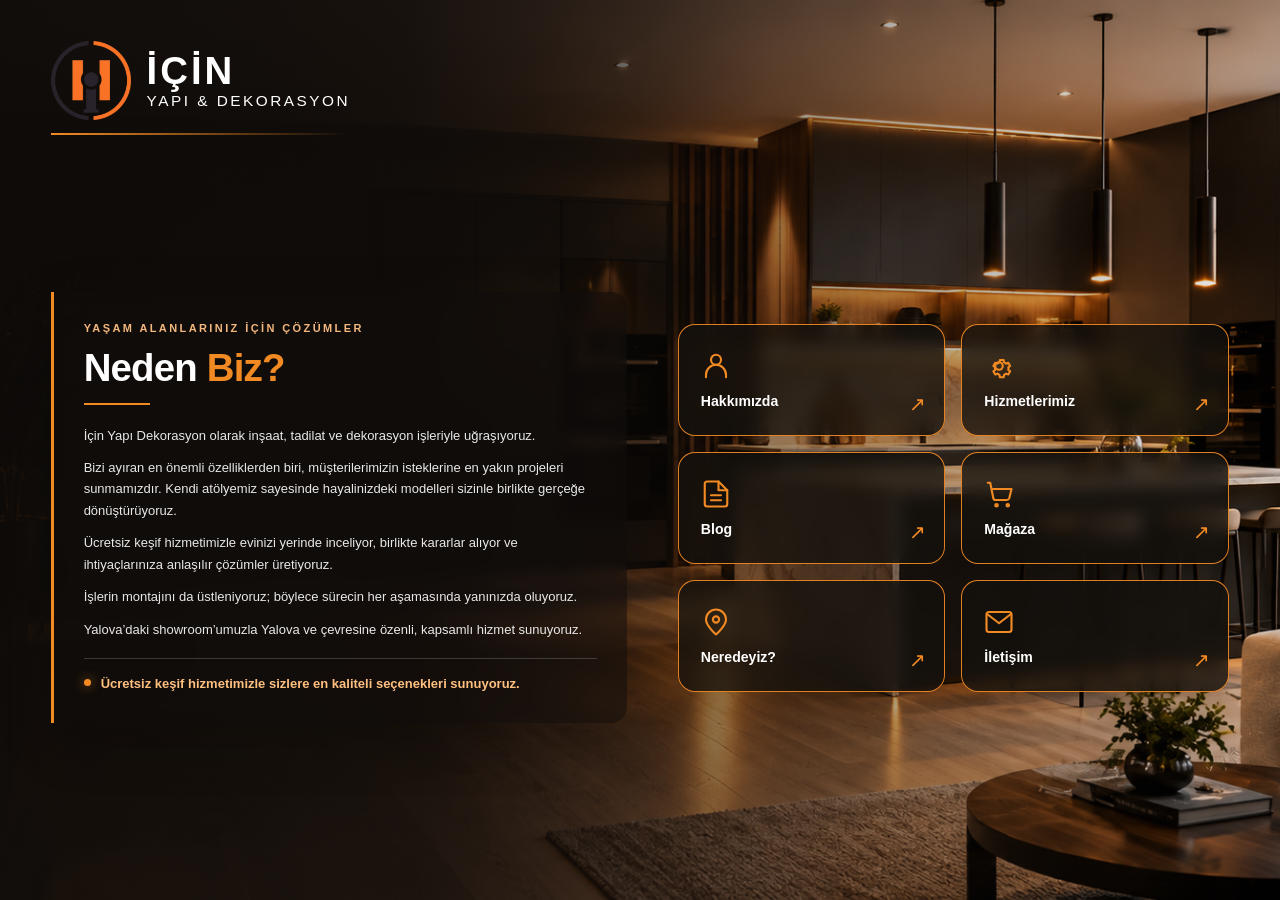
<file: index.html>
<!DOCTYPE html>
<html lang="tr">
<head>
  <meta charset="UTF-8">
  <meta name="viewport" content="width=device-width, initial-scale=1.0">
  <meta name="theme-color" content="#211912">
  <title>İçin Yapı &amp; Dekorasyon</title>
  <link rel="stylesheet" href="style.css">
</head>
<body>
  <main class="hero">
    <div class="shade" aria-hidden="true"></div>
    <header class="brand-header">
      <img class="brand-logo" src="images/inin-logo.png" alt="İçin Yapı & Dekorasyon logosu">
      <div class="brand-name"><strong>İçin</strong><span>Yapı &amp; Dekorasyon</span></div>
    </header>
    <div class="home-layout">
      <section class="neden-biz" aria-labelledby="neden-baslik">
        <p class="eyebrow">YAŞAM ALANLARINIZ İÇİN ÇÖZÜMLER</p>
        <h1 id="neden-baslik">Neden <span>Biz?</span></h1>
        <div class="accent-line"></div>
        <p>İçin Yapı Dekorasyon olarak inşaat, tadilat ve dekorasyon işleriyle uğraşıyoruz.</p>
        <p>Bizi ayıran en önemli özelliklerden biri, müşterilerimizin isteklerine en yakın projeleri sunmamızdır. Kendi atölyemiz sayesinde hayalinizdeki modelleri sizinle birlikte gerçeğe dönüştürüyoruz.</p>
        <p>Ücretsiz keşif hizmetimizle evinizi yerinde inceliyor, birlikte kararlar alıyor ve ihtiyaçlarınıza anlaşılır çözümler üretiyoruz.</p>
        <p>İşlerin montajını da üstleniyoruz; böylece sürecin her aşamasında yanınızda oluyoruz.</p>
        <p>Yalova’daki showroom’umuzla Yalova ve çevresine özenli, kapsamlı hizmet sunuyoruz.</p>
        <div class="promise"><span class="promise-dot"></span> Ücretsiz keşif hizmetimizle sizlere en kaliteli seçenekleri sunuyoruz.</div>
      </section>

      <nav class="menu" aria-label="Ana menü">
        <a href="hakkimizda.html" class="button"><span class="icon" aria-hidden="true"><svg viewBox="0 0 24 24"><circle cx="12" cy="7" r="4"/><path d="M4 21v-2a8 8 0 0 1 16 0v2"/></svg></span><span class="button-label">Hakkımızda</span><span class="arrow">↗</span></a>
        <a href="hizmetlerimiz.html" class="button"><span class="icon" aria-hidden="true"><svg viewBox="0 0 24 24"><circle cx="12" cy="12" r="3"/><path d="m19.4 15 .1.1 1.4 1.1-1.5 2.6-1.7-.7a8 8 0 0 1-1.7 1l-.3 1.9h-3l-.3-1.9a8 8 0 0 1-1.7-1l-1.7.7-1.5-2.6 1.4-1.1a7 7 0 0 1 0-2l-1.4-1.1 1.5-2.6 1.7.7a8 8 0 0 1 1.7-1l.3-1.9h3l.3 1.9a8 8 0 0 1 1.7 1l1.7-.7 1.5 2.6-1.4 1.1a7 7 0 0 1 0 2Z"/></svg></span><span class="button-label">Hizmetlerimiz</span><span class="arrow">↗</span></a>
        <a href="https://icinyapidekorasyon.com/yazilar/" class="button"><span class="icon" aria-hidden="true"><svg viewBox="0 0 24 24"><path d="M14 2H5a2 2 0 0 0-2 2v16a2 2 0 0 0 2 2h14a2 2 0 0 0 2-2V9Z"/><path d="M14 2v7h7M8 13h8M8 17h8"/></svg></span><span class="button-label">Blog</span><span class="arrow">↗</span></a>
        <a href="magaza.html" class="button"><span class="icon" aria-hidden="true"><svg viewBox="0 0 24 24"><path d="M3 3h2l2.4 12.2a2 2 0 0 0 2 1.6h8.9a2 2 0 0 0 1.9-1.4L22 8H6"/><circle cx="10" cy="21" r="1"/><circle cx="19" cy="21" r="1"/></svg></span><span class="button-label">Mağaza</span><span class="arrow">↗</span></a>
        <a href="https://maps.app.goo.gl/GVuUBupvytnePyAE8" class="button" target="_blank" rel="noopener noreferrer"><span class="icon" aria-hidden="true"><svg viewBox="0 0 24 24"><path d="M20 10c0 5-8 12-8 12S4 15 4 10a8 8 0 1 1 16 0Z"/><circle cx="12" cy="10" r="2.5"/></svg></span><span class="button-label">Neredeyiz?</span><span class="arrow">↗</span></a>
        <a href="https://wa.me/905323821555?text=Merhaba%2C%20web%20siteniz%20%C3%BCzerinden%20bilgi%20almak%20istiyorum." class="button"><span class="icon" aria-hidden="true"><svg viewBox="0 0 24 24"><rect x="2" y="4" width="20" height="16" rx="2"/><path d="m3 6 9 7 9-7"/></svg></span><span class="button-label">İletişim</span><span class="arrow">↗</span></a>
      </nav>
    </div>
  </main>
</body>
</html>
</file>
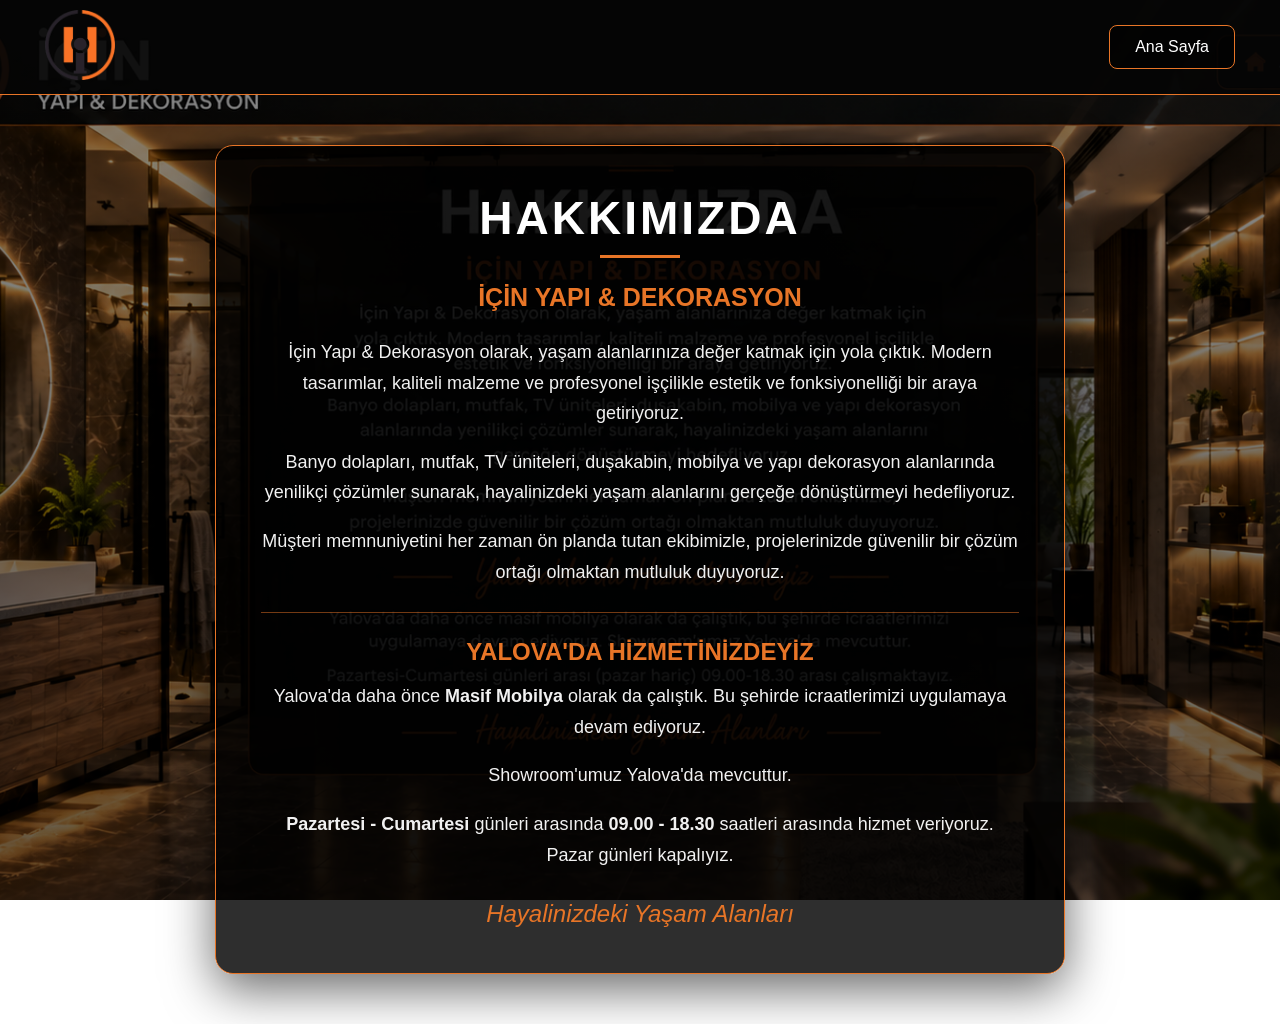
<file: hakkimizda.html>
<!DOCTYPE html>
<html lang="tr">

<head>

    <meta charset="UTF-8">

    <meta name="viewport" content="width=device-width, initial-scale=1.0">

    <title>Hakkımızda | İçin Yapı & Dekorasyon</title>


    <style>

        * {
            margin: 0;
            padding: 0;
            box-sizing: border-box;
        }


        html,
        body {
            width: 100%;
            min-height: 100%;
        }


        body {

            font-family: Arial, sans-serif;

            color: white;

            background-image:
                linear-gradient(
                    rgba(0, 0, 0, 0.45),
                    rgba(0, 0, 0, 0.60)
                ),
                url("images/hakkimizda.png");

            background-size: cover;

            background-position: center;

            background-repeat: no-repeat;

            background-attachment: fixed;

            min-height: 100vh;

        }


        /* ÜST BAR */

        .header {

            width: 100%;

            height: 95px;

            padding: 10px 45px;

            display: flex;

            align-items: center;

            justify-content: space-between;

            background: rgba(5, 5, 5, 0.90);

            border-bottom: 1px solid #e87527;

        }


        /* LOGO */

        .logo {

            height: 70px;

            width: auto;

            object-fit: contain;

        }


        /* ANA SAYFA BUTONU */

        .home {

            padding: 12px 25px;

            color: white;

            text-decoration: none;

            border: 1px solid #e87527;

            border-radius: 8px;

            background: rgba(0, 0, 0, 0.5);

            transition: 0.3s;

        }


        .home:hover {

            background: #e87527;

        }


        /* ORTA ALAN */

        .container {

            min-height: calc(100vh - 95px);

            display: flex;

            align-items: center;

            justify-content: center;

            padding: 50px 20px;

        }


        /* YAZI KUTUSU */

        .content {

            width: 90%;

            max-width: 850px;

            padding: 45px;

            text-align: center;

            background: rgba(0, 0, 0, 0.82);

            border: 1px solid #e87527;

            border-radius: 18px;

            box-shadow:
                0 15px 50px rgba(0, 0, 0, 0.60);

        }


        .content h1 {

            font-size: 46px;

            letter-spacing: 3px;

            margin-bottom: 10px;

        }


        .line {

            width: 80px;

            height: 3px;

            background: #e87527;

            margin: 0 auto 25px auto;

        }


        .content h2 {

            color: #e87527;

            font-size: 25px;

            margin-bottom: 25px;

        }


        .content p {

            font-size: 18px;

            line-height: 1.7;

            color: #f1f1f1;

            margin-bottom: 18px;

        }


        .location {

            margin-top: 25px;

            padding-top: 25px;

            border-top: 1px solid rgba(232, 117, 39, 0.5);

        }


        .location h3 {

            color: #e87527;

            font-size: 24px;

            margin-bottom: 15px;

        }


        .closing {

            margin-top: 30px;

            color: #e87527;

            font-size: 24px;

            font-style: italic;

        }


        /* TELEFON */

        @media (max-width: 600px) {

            .header {

                height: 75px;

                padding: 8px 15px;

            }


            .logo {

                height: 52px;

            }


            .home {

                padding: 8px 14px;

                font-size: 13px;

            }


            .container {

                padding: 30px 12px;

            }


            .content {

                width: 96%;

                padding: 25px 18px;

            }


            .content h1 {

                font-size: 32px;

            }


            .content h2 {

                font-size: 20px;

            }


            .content p {

                font-size: 16px;

                line-height: 1.6;

            }


            .location h3 {

                font-size: 20px;

            }


            .closing {

                font-size: 20px;

            }

        }

    </style>

</head>


<body>


    <!-- ÜST BAR -->

    <header class="header">

        <a href="index.html">

            <img
                src="images/inin.png"
                alt="İçin Yapı & Dekorasyon"
                class="logo"
            >

        </a>


        <a href="index.html" class="home">

            Ana Sayfa

        </a>

    </header>



    <!-- ORTA İÇERİK -->

    <main class="container">

        <section class="content">


            <h1>HAKKIMIZDA</h1>

            <div class="line"></div>


            <h2>İÇİN YAPI & DEKORASYON</h2>


            <p>
                İçin Yapı & Dekorasyon olarak, yaşam alanlarınıza
                değer katmak için yola çıktık. Modern tasarımlar,
                kaliteli malzeme ve profesyonel işçilikle estetik
                ve fonksiyonelliği bir araya getiriyoruz.
            </p>


            <p>
                Banyo dolapları, mutfak, TV üniteleri, duşakabin,
                mobilya ve yapı dekorasyon alanlarında yenilikçi
                çözümler sunarak, hayalinizdeki yaşam alanlarını
                gerçeğe dönüştürmeyi hedefliyoruz.
            </p>


            <p>
                Müşteri memnuniyetini her zaman ön planda tutan
                ekibimizle, projelerinizde güvenilir bir çözüm
                ortağı olmaktan mutluluk duyuyoruz.
            </p>


            <div class="location">

                <h3>YALOVA'DA HİZMETİNİZDEYİZ</h3>


                <p>
                    Yalova'da daha önce <strong>Masif Mobilya</strong>
                    olarak da çalıştık. Bu şehirde icraatlerimizi
                    uygulamaya devam ediyoruz.
                </p>


                <p>
                    Showroom'umuz Yalova'da mevcuttur.
                </p>


                <p>
                    <strong>
                        Pazartesi - Cumartesi
                    </strong>
                    günleri arasında
                    <strong>
                        09.00 - 18.30
                    </strong>
                    saatleri arasında hizmet veriyoruz.
                    Pazar günleri kapalıyız.
                </p>

            </div>


            <div class="closing">

                Hayalinizdeki Yaşam Alanları

            </div>


        </section>

    </main>


</body>

</html>
</file>
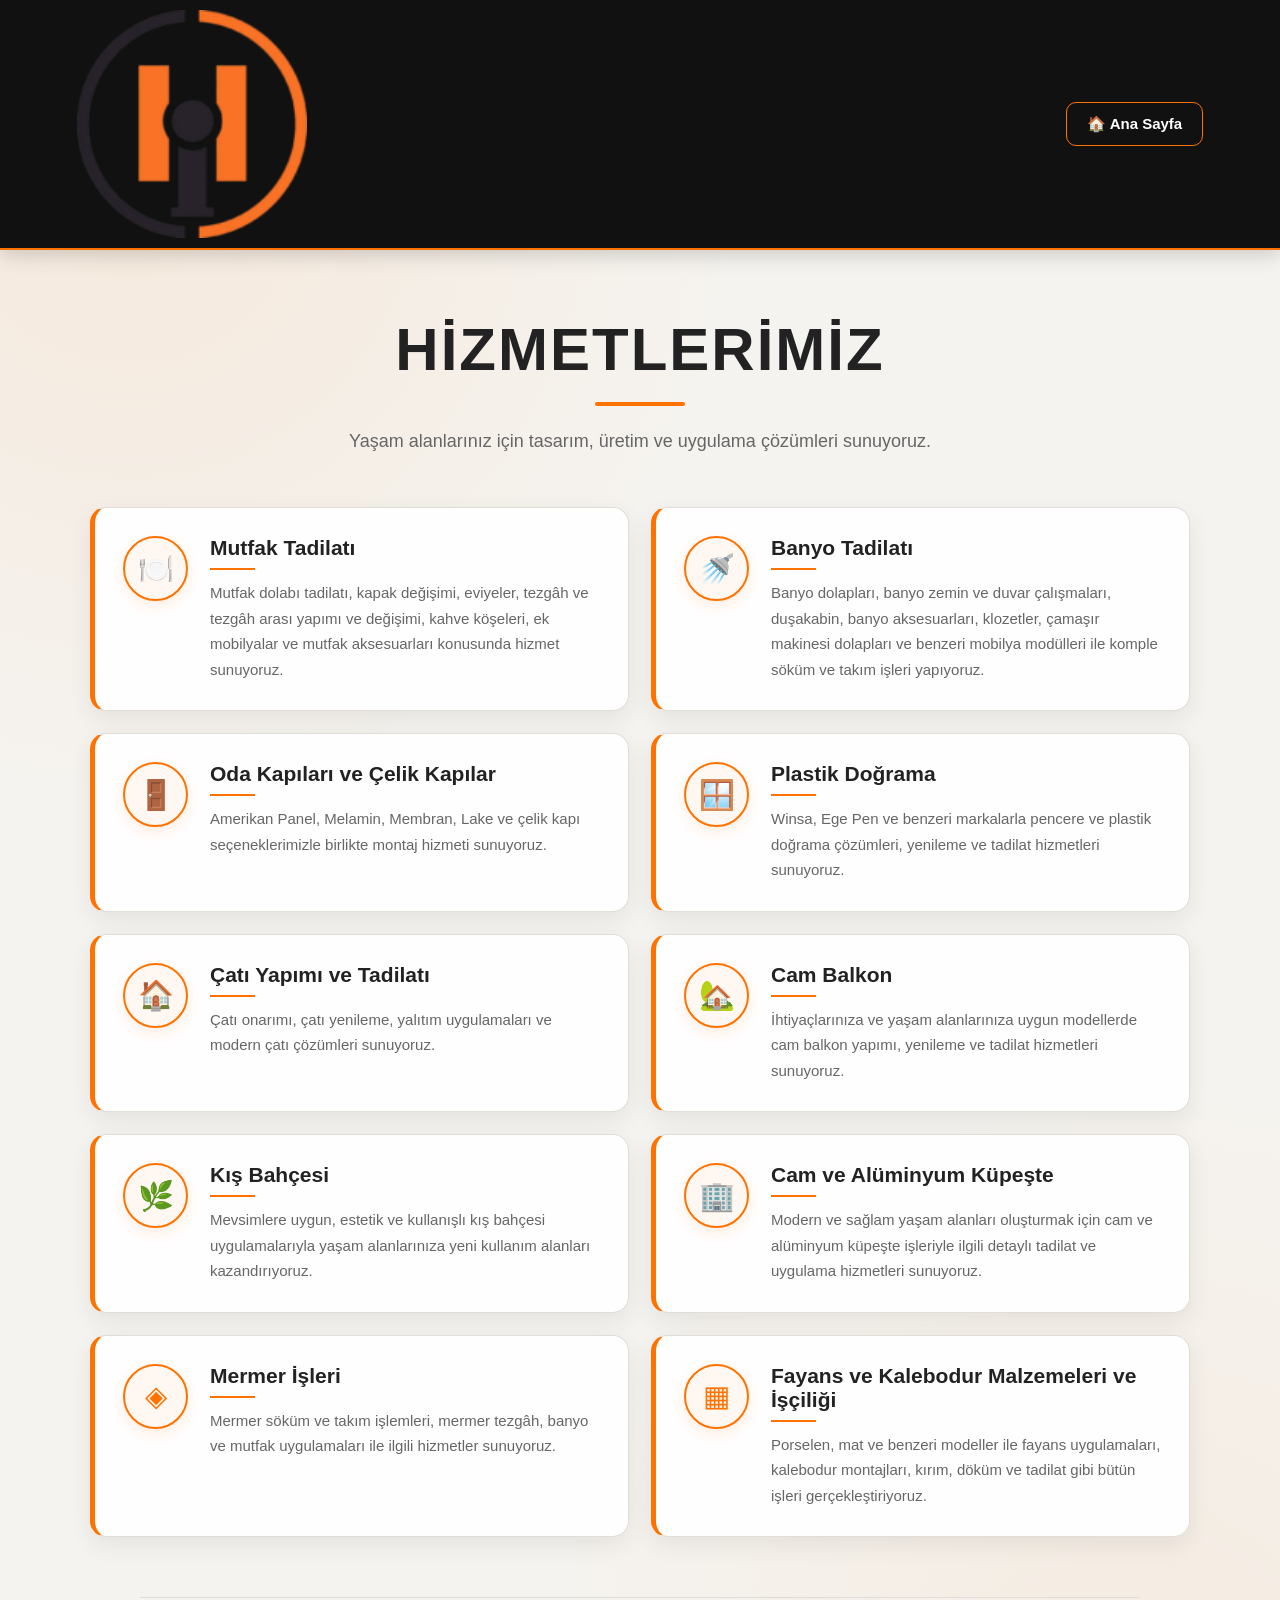
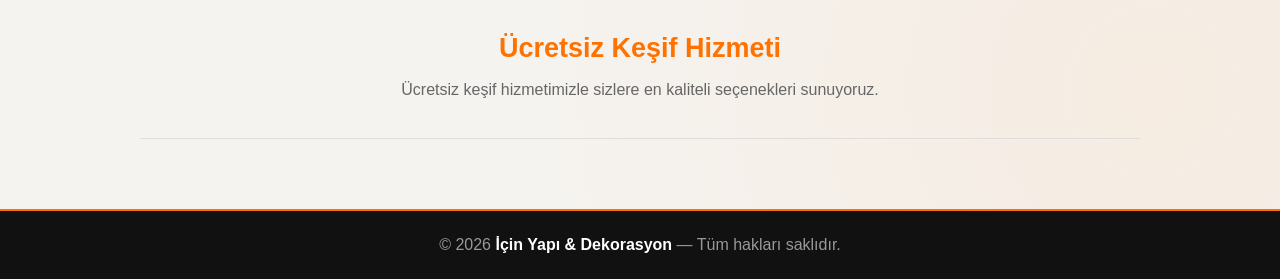
<file: hizmetlerimiz.html>
<!DOCTYPE html>
<html lang="tr">
<head>
    <meta charset="UTF-8">
    <meta name="viewport" content="width=device-width, initial-scale=1.0">

    <title>Hizmetlerimiz | İçin Yapı & Dekorasyon</title>

    <style>

        /* ================================
           GENEL AYARLAR
        ================================= */

        * {
            margin: 0;
            padding: 0;
            box-sizing: border-box;
        }

        html {
            scroll-behavior: smooth;
        }

        body {
            font-family: Arial, Helvetica, sans-serif;
            background:
                radial-gradient(
                    circle at 10% 10%,
                    rgba(255, 115, 0, 0.08),
                    transparent 30%
                ),
                radial-gradient(
                    circle at 90% 90%,
                    rgba(255, 115, 0, 0.06),
                    transparent 30%
                ),
                #f5f3ef;

            color: #222;
            min-height: 100vh;
        }


        /* ================================
           ÜST MENÜ
        ================================= */

        .ust-menu {
            width: 100%;
            min-height: 90px;

            display: flex;
            align-items: center;
            justify-content: space-between;

            padding: 10px 6%;

            background: #111;

            border-bottom: 2px solid #ff7200;

            box-shadow: 0 4px 20px rgba(0,0,0,0.18);

            position: sticky;
            top: 0;

            z-index: 1000;
        }


        /* LOGO */

        .logo {
            display: flex;
            align-items: center;
        }

        .logo img {
            width: 230px;
            max-width: 100%;
            height: auto;
            display: block;
        }


        /* ANA SAYFA */

        .ana-sayfa {
            display: inline-flex;
            align-items: center;
            gap: 8px;

            padding: 12px 20px;

            border: 1px solid #ff7200;
            border-radius: 10px;

            color: white;

            text-decoration: none;

            font-size: 15px;
            font-weight: bold;

            transition: 0.3s;
        }

        .ana-sayfa:hover {
            background: #ff7200;
            color: white;
            transform: translateY(-2px);
        }


        /* ================================
           BAŞLIK
        ================================= */

        .baslik {
            text-align: center;

            max-width: 900px;

            margin: auto;

            padding: 65px 20px 35px;
        }

        .baslik h1 {
            font-size: clamp(38px, 5vw, 60px);

            font-weight: 800;

            letter-spacing: 2px;

            color: #222;

            margin-bottom: 18px;
        }

        .cizgi {
            width: 90px;
            height: 4px;

            background: #ff7200;

            border-radius: 10px;

            margin: 0 auto 20px;
        }

        .baslik p {
            font-size: 18px;

            color: #666;

            line-height: 1.7;
        }


        /* ================================
           HİZMETLER ALANI
        ================================= */

        .hizmetler {
            width: 90%;
            max-width: 1100px;

            margin: 15px auto 60px;

            display: grid;

            grid-template-columns: repeat(2, 1fr);

            gap: 22px;
        }


        /* ================================
           HİZMET KARTI
        ================================= */

        .hizmet {
            position: relative;

            background: rgba(255,255,255,0.96);

            border: 1px solid #e1ddd7;

            border-left: 5px solid #ff7200;

            border-radius: 16px;

            padding: 28px;

            display: flex;

            align-items: flex-start;

            gap: 22px;

            box-shadow:
                0 8px 25px rgba(0,0,0,0.07);

            transition: all 0.3s ease;
        }


        .hizmet:hover {
            transform: translateY(-6px);

            border-color: #ff7200;

            box-shadow:
                0 15px 35px rgba(0,0,0,0.13);
        }


        /* ================================
           HİZMET İKONU
        ================================= */

        .ikon {
            width: 65px;
            min-width: 65px;
            height: 65px;

            display: flex;

            align-items: center;
            justify-content: center;

            border-radius: 50%;

            border: 2px solid #ff7200;

            background: #fff8f2;

            color: #ff7200;

            font-size: 29px;

            box-shadow:
                0 5px 15px rgba(255,114,0,0.12);
        }


        /* ================================
           HİZMET YAZILARI
        ================================= */

        .hizmet h2 {
            font-size: 21px;

            color: #222;

            margin-bottom: 10px;
        }

        .hizmet h2::after {
            content: "";

            display: block;

            width: 45px;
            height: 2px;

            background: #ff7200;

            margin-top: 8px;
        }

        .hizmet p {
            color: #666;

            font-size: 15px;

            line-height: 1.7;
        }


        /* ================================
           ALT SLOGAN
        ================================= */

        .slogan {
            width: 90%;
            max-width: 1000px;

            margin: 10px auto 70px;

            text-align: center;

            padding: 35px 20px;

            border-top: 1px solid #ddd;

            border-bottom: 1px solid #ddd;
        }

        .slogan h3 {
            color: #ff7200;

            font-size: 27px;

            margin-bottom: 12px;
        }

        .slogan p {
            color: #666;

            font-size: 16px;

            line-height: 1.7;
        }


        /* ================================
           FOOTER
        ================================= */

        footer {
            background: #111;

            color: #999;

            text-align: center;

            padding: 25px 20px;

            border-top: 2px solid #ff7200;
        }

        footer strong {
            color: white;
        }


        /* ================================
           TABLET
        ================================= */

        @media (max-width: 850px) {

            .hizmetler {
                grid-template-columns: 1fr;
            }

            .logo img {
                width: 190px;
            }

            .ust-menu {
                padding-left: 4%;
                padding-right: 4%;
            }
        }


        /* ================================
           TELEFON
        ================================= */

        @media (max-width: 600px) {

            .ust-menu {
                min-height: 75px;

                padding: 10px 15px;
            }

            .logo img {
                width: 160px;
            }

            .ana-sayfa {
                padding: 9px 12px;

                font-size: 13px;
            }

            .baslik {
                padding: 45px 20px 30px;
            }

            .baslik h1 {
                font-size: 34px;

                letter-spacing: 1px;
            }

            .baslik p {
                font-size: 15px;
            }

            .hizmetler {
                width: 94%;

                gap: 16px;
            }

            .hizmet {
                padding: 22px 18px;

                gap: 15px;
            }

            .ikon {
                width: 55px;
                min-width: 55px;
                height: 55px;

                font-size: 24px;
            }

            .hizmet h2 {
                font-size: 18px;
            }

            .hizmet p {
                font-size: 14px;
            }
        }


        /* ================================
           ÇOK KÜÇÜK TELEFON
        ================================= */

        @media (max-width: 420px) {

            .ust-menu {
                flex-direction: column;

                gap: 12px;

                padding: 15px;
            }

            .logo img {
                width: 190px;
            }

            .ana-sayfa {
                width: 100%;

                justify-content: center;
            }

            .hizmet {
                flex-direction: column;

                align-items: flex-start;
            }
        }

    </style>
</head>


<body>


    <!-- =========================================
         ÜST MENÜ
    ========================================== -->

    <header class="ust-menu">

        <div class="logo">

            <img
                src="images/inin.png"
                alt="İçin Yapı & Dekorasyon"
            >

        </div>


        <a
            href="index.html"
            class="ana-sayfa"
        >

            🏠 Ana Sayfa

        </a>

    </header>



    <!-- =========================================
         BAŞLIK
    ========================================== -->

    <section class="baslik">

        <h1>HİZMETLERİMİZ</h1>

        <div class="cizgi"></div>

        <p>
            Yaşam alanlarınız için tasarım, üretim
            ve uygulama çözümleri sunuyoruz.
        </p>

    </section>



    <!-- =========================================
         HİZMETLER
    ========================================== -->

    <main class="hizmetler">


        <!-- MUTFAK -->

        <article class="hizmet">

            <div class="ikon">
                🍽️
            </div>

            <div>

                <h2>
                    Mutfak Tadilatı
                </h2>

                <p>
                    Mutfak dolabı tadilatı, kapak değişimi,
                    eviyeler, tezgâh ve tezgâh arası yapımı
                    ve değişimi, kahve köşeleri, ek mobilyalar
                    ve mutfak aksesuarları konusunda hizmet
                    sunuyoruz.
                </p>

            </div>

        </article>



        <!-- BANYO -->

        <article class="hizmet">

            <div class="ikon">
                🚿
            </div>

            <div>

                <h2>
                    Banyo Tadilatı
                </h2>

                <p>
                    Banyo dolapları, banyo zemin ve duvar
                    çalışmaları, duşakabin, banyo aksesuarları,
                    klozetler, çamaşır makinesi dolapları ve
                    benzeri mobilya modülleri ile komple
                    söküm ve takım işleri yapıyoruz.
                </p>

            </div>

        </article>



        <!-- KAPILAR -->

        <article class="hizmet">

            <div class="ikon">
                🚪
            </div>

            <div>

                <h2>
                    Oda Kapıları ve Çelik Kapılar
                </h2>

                <p>
                    Amerikan Panel, Melamin, Membran,
                    Lake ve çelik kapı seçeneklerimizle
                    birlikte montaj hizmeti sunuyoruz.
                </p>

            </div>

        </article>



        <!-- PLASTİK DOĞRAMA -->

        <article class="hizmet">

            <div class="ikon">
                🪟
            </div>

            <div>

                <h2>
                    Plastik Doğrama
                </h2>

                <p>
                    Winsa, Ege Pen ve benzeri markalarla
                    pencere ve plastik doğrama çözümleri,
                    yenileme ve tadilat hizmetleri sunuyoruz.
                </p>

            </div>

        </article>



        <!-- ÇATI -->

        <article class="hizmet">

            <div class="ikon">
                🏠
            </div>

            <div>

                <h2>
                    Çatı Yapımı ve Tadilatı
                </h2>

                <p>
                    Çatı onarımı, çatı yenileme, yalıtım
                    uygulamaları ve modern çatı çözümleri
                    sunuyoruz.
                </p>

            </div>

        </article>



        <!-- CAM BALKON -->

        <article class="hizmet">

            <div class="ikon">
                🏡
            </div>

            <div>

                <h2>
                    Cam Balkon
                </h2>

                <p>
                    İhtiyaçlarınıza ve yaşam alanlarınıza
                    uygun modellerde cam balkon yapımı,
                    yenileme ve tadilat hizmetleri sunuyoruz.
                </p>

            </div>

        </article>



        <!-- KIŞ BAHÇESİ -->

        <article class="hizmet">

            <div class="ikon">
                🌿
            </div>

            <div>

                <h2>
                    Kış Bahçesi
                </h2>

                <p>
                    Mevsimlere uygun, estetik ve kullanışlı
                    kış bahçesi uygulamalarıyla yaşam
                    alanlarınıza yeni kullanım alanları
                    kazandırıyoruz.
                </p>

            </div>

        </article>



        <!-- KÜPEŞTE -->

        <article class="hizmet">

            <div class="ikon">
                🏢
            </div>

            <div>

                <h2>
                    Cam ve Alüminyum Küpeşte
                </h2>

                <p>
                    Modern ve sağlam yaşam alanları oluşturmak
                    için cam ve alüminyum küpeşte işleriyle
                    ilgili detaylı tadilat ve uygulama
                    hizmetleri sunuyoruz.
                </p>

            </div>

        </article>



        <!-- MERMER -->

        <article class="hizmet">

            <div class="ikon">
                ◈
            </div>

            <div>

                <h2>
                    Mermer İşleri
                </h2>

                <p>
                    Mermer söküm ve takım işlemleri,
                    mermer tezgâh, banyo ve mutfak
                    uygulamaları ile ilgili hizmetler
                    sunuyoruz.
                </p>

            </div>

        </article>



        <!-- FAYANS -->

        <article class="hizmet">

            <div class="ikon">
                ▦
            </div>

            <div>

                <h2>
                    Fayans ve Kalebodur Malzemeleri ve İşçiliği
                </h2>

                <p>
                    Porselen, mat ve benzeri modeller ile
                    fayans uygulamaları, kalebodur montajları,
                    kırım, döküm ve tadilat gibi bütün işleri
                    gerçekleştiriyoruz.
                </p>

            </div>

        </article>


    </main>



    <!-- =========================================
         ALT SLOGAN
    ========================================== -->

    <section class="slogan">

        <h3>
            Ücretsiz Keşif Hizmeti
        </h3>

        <p>
            Ücretsiz keşif hizmetimizle sizlere
            en kaliteli seçenekleri sunuyoruz.
        </p>

    </section>



    <!-- =========================================
         FOOTER
    ========================================== -->

    <footer>

        <p>
            © 2026
            <strong>İçin Yapı & Dekorasyon</strong>
            — Tüm hakları saklıdır.
        </p>

    </footer>


</body>
</html>
</file>
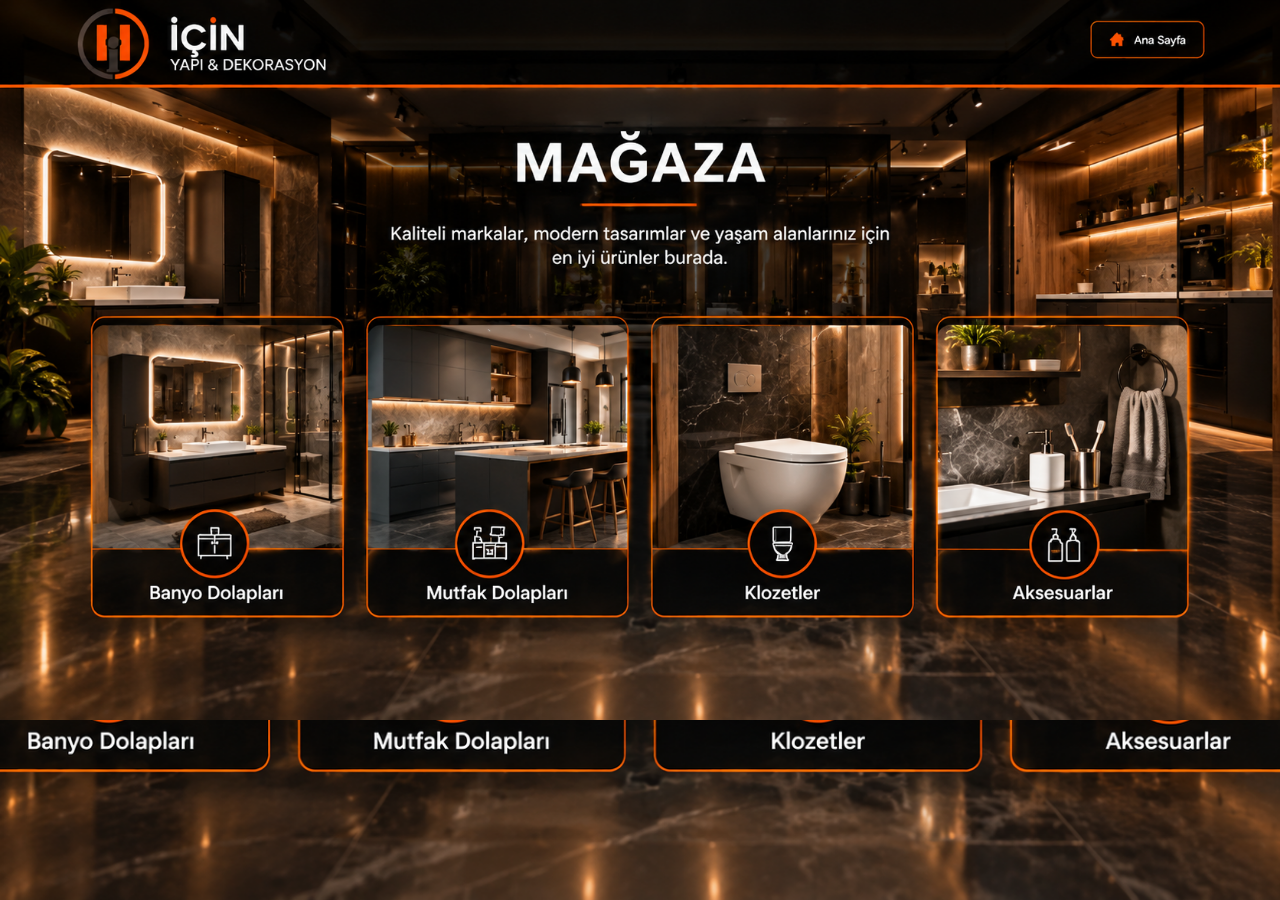
<file: magaza.html>
<!DOCTYPE html>
<html lang="tr">

<head>

    <meta charset="UTF-8">

    <meta name="viewport" content="width=device-width, initial-scale=1.0">

    <title>Mağaza | İçin Yapı & Dekorasyon</title>

    <style>

        * {
            margin: 0;
            padding: 0;
            box-sizing: border-box;
        }

        html,
        body {
            width: 100%;
            min-height: 100%;
            margin: 0;
            padding: 0;
        }

        body {

            background-color: #120b06;

            background-image: url("./images/magaza.png");

            background-size: cover;

            background-position: center top;

            background-attachment: fixed;

            background-repeat: no-repeat;

        }


        /* MAĞAZA GÖRSELİ */

        .magaza {

            position: relative;

            width: 100%;

        }

        .magaza img {

            width: 100%;

            height: auto;

            display: block;

        }


        /* TIKLANABİLİR BUTONLAR */

        .magaza-buton {

            position: absolute;

            display: block;

            cursor: pointer;

            text-decoration: none;

            border: 2px solid transparent;

            border-radius: 20px;

            transition: 0.3s;

        }


        /* ÜZERİNE GELİNCE TURUNCU ÇERÇEVE */

        .magaza-buton:hover {

            border: 2px solid #ff7200;

            background: rgba(255, 114, 0, 0.10);

            box-shadow: 0 0 25px rgba(255, 114, 0, 0.45);

        }


        /* 
        BANYO DOLAPLARI
        */

        .banyo {

            left: 7%;

            top: 44%;

            width: 20%;

            height: 40%;

        }


        /*
        MUTFAK DOLAPLARI
        */

        .mutfak {

            left: 29%;

            top: 44%;

            width: 21%;

            height: 40%;

        }


        /*
        KLOZETLER
        */

        .klozet {

            left: 52%;

            top: 44%;

            width: 21%;

            height: 40%;

        }


        /*
        AKSESUARLAR
        */

        .aksesuar {

            left: 74%;

            top: 44%;

            width: 20%;

            height: 40%;

        }

    </style>

</head>


<body>


    <div class="magaza">


        <!-- MAĞAZA GÖRSELİ -->

        <img
            src="./images/magaza.png"
            alt="İçin Yapı & Dekorasyon Mağaza"
        >


        <!-- BANYO DOLAPLARI -->

        <a
            href="banyo-dolaplari.html"
            class="magaza-buton banyo"
            title="Banyo Dolapları"
        ></a>


        <!-- MUTFAK DOLAPLARI -->

        <a
            href="mutfak-dolaplari.html"
            class="magaza-buton mutfak"
            title="Mutfak Dolapları"
        ></a>


        <!-- KLOZETLER -->

        <a
            href="klozetler.html"
            class="magaza-buton klozet"
            title="Klozetler"
        ></a>


        <!-- AKSESUARLAR -->

        <a
            href="aksesuarlar.html"
            class="magaza-buton aksesuar"
            title="Aksesuarlar"
        ></a>


    </div>


</body>

</html>
</file>
<file: style.css>
:root{--accent:#f28a24;--white:#fff;--glass:rgba(20,17,14,.77);--line:rgba(242,138,36,.92)}
*{box-sizing:border-box;margin:0;padding:0}
html,body{min-height:100%;width:100%;font-family:Arial,Helvetica,sans-serif;color:var(--white)}
body{background:#201912}
.hero{position:relative;min-height:100vh;isolation:isolate;background-image:url('images/anasayfa-dekorasyon.png');background-size:cover;background-position:center;background-repeat:no-repeat;display:flex;align-items:center;padding:clamp(24px,4vw,68px);padding-top:clamp(125px,13vw,170px)}
.brand-header{position:absolute;z-index:2;top:clamp(22px,3.2vw,48px);left:clamp(24px,4vw,68px);display:flex;align-items:center;gap:16px;max-width:calc(100% - 48px)}
.brand-logo{width:clamp(58px,6.2vw,86px);height:auto;display:block;object-fit:contain;flex:0 0 auto}
.brand-name{display:flex;flex-direction:column;gap:2px;text-transform:uppercase;letter-spacing:2px;color:#fff;line-height:1.05}
.brand-name strong{font-size:clamp(25px,3vw,39px);font-weight:800;letter-spacing:3px}
.brand-name span{font-size:clamp(11px,1.2vw,16px);letter-spacing:2.5px;font-weight:500}
.brand-header:after{content:"";position:absolute;left:0;right:0;bottom:-15px;height:2px;background:linear-gradient(90deg,var(--accent),rgba(242,138,36,0));}
.shade{position:absolute;inset:0;z-index:-1;background:linear-gradient(90deg,rgba(15,12,10,.9) 0%,rgba(15,12,10,.82) 32%,rgba(15,12,10,.42) 59%,rgba(15,12,10,.06) 100%)}
.home-layout{width:min(1440px,100%);margin:0 auto;display:grid;grid-template-columns:minmax(300px,.94fr) minmax(350px,.9fr);gap:clamp(28px,4vw,70px);align-items:center}
.neden-biz{max-width:590px;padding:clamp(20px,2.3vw,36px);background:rgba(17,14,12,.57);border-left:3px solid var(--accent);backdrop-filter:blur(7px);border-radius:0 16px 16px 0;box-shadow:0 18px 55px rgba(0,0,0,.18)}
.eyebrow{font-size:11px;letter-spacing:2.4px;color:#f4b77d;margin-bottom:12px;font-weight:700}
h1{font-size:clamp(30px,3vw,44px);line-height:1.12;margin-bottom:14px;font-weight:700;letter-spacing:-.8px}h1 span{color:var(--accent)}
.accent-line{height:2px;width:66px;background:var(--accent);margin:0 0 20px}
.neden-biz p:not(.eyebrow){font-size:clamp(13px,.95vw,15px);line-height:1.65;color:rgba(255,255,255,.91);margin:0 0 11px}
.promise{display:flex;align-items:flex-start;gap:10px;margin-top:18px;padding-top:15px;border-top:1px solid rgba(255,255,255,.18);color:#ffc080;font-size:13px;line-height:1.5;font-weight:600}
.promise-dot{width:7px;height:7px;flex:0 0 7px;margin-top:5px;border-radius:50%;background:var(--accent);box-shadow:0 0 12px rgba(242,138,36,.7)}
.menu{display:grid;grid-template-columns:repeat(2,minmax(0,1fr));gap:16px;max-width:570px;width:100%}
.button{min-height:112px;position:relative;display:flex;flex-direction:column;justify-content:center;align-items:flex-start;gap:12px;padding:19px 22px;text-decoration:none;color:#fff;background:var(--glass);border:1px solid var(--line);border-radius:17px;backdrop-filter:blur(8px);transition:transform .22s ease,background .22s ease,box-shadow .22s ease}
.icon{display:flex;width:30px;height:30px;color:var(--accent)}.icon svg{width:100%;height:100%;fill:none;stroke:currentColor;stroke-width:1.7;stroke-linecap:round;stroke-linejoin:round}
.button-label{font-size:clamp(14px,1.1vw,17px);font-weight:600}.arrow{position:absolute;right:18px;bottom:19px;color:var(--accent);font-size:20px;transition:transform .2s ease}
.button:hover{transform:translateY(-4px);background:rgba(242,138,36,.18);box-shadow:0 12px 28px rgba(0,0,0,.24)}.button:hover .arrow{transform:translate(3px,-3px)}
@media(min-width:1500px){.home-layout{gap:72px}.neden-biz{padding:34px}.button{min-height:124px}}
@media(max-width:900px){.hero{padding:26px 22px;padding-top:130px;background-position:center}.shade{background:linear-gradient(90deg,rgba(15,12,10,.88),rgba(15,12,10,.62))}.home-layout{grid-template-columns:minmax(0,1fr) minmax(0,1fr);gap:20px}.neden-biz{padding:20px}.menu{gap:10px}.button{min-height:100px;padding:15px}.arrow{right:12px;bottom:13px}}
@media(max-width:640px){.hero{min-height:100svh;padding:22px 15px;padding-top:128px;background-position:center;align-items:flex-start}.shade{background:rgba(17,13,10,.68)}.brand-header{top:20px;left:16px;gap:11px}.brand-logo{width:54px}.brand-name strong{font-size:24px;letter-spacing:2px}.brand-name span{font-size:10px;letter-spacing:1.4px}.brand-header:after{bottom:-12px}.home-layout{grid-template-columns:1fr;gap:18px;margin:auto}.neden-biz{max-width:none;padding:20px 18px}.eyebrow{font-size:10px;letter-spacing:1.6px}h1{font-size:32px}.neden-biz p:not(.eyebrow){font-size:14px;line-height:1.55;margin-bottom:8px}.promise{font-size:12px;margin-top:12px;padding-top:12px}.menu{grid-template-columns:repeat(2,minmax(0,1fr));gap:10px}.button{min-height:91px;padding:14px;border-radius:13px;gap:8px}.icon{width:25px;height:25px}.button-label{font-size:13px}.arrow{font-size:17px;right:11px;bottom:11px}}
@media(prefers-reduced-motion:reduce){*,*::before,*::after{transition:none!important;scroll-behavior:auto!important}}
</file>
